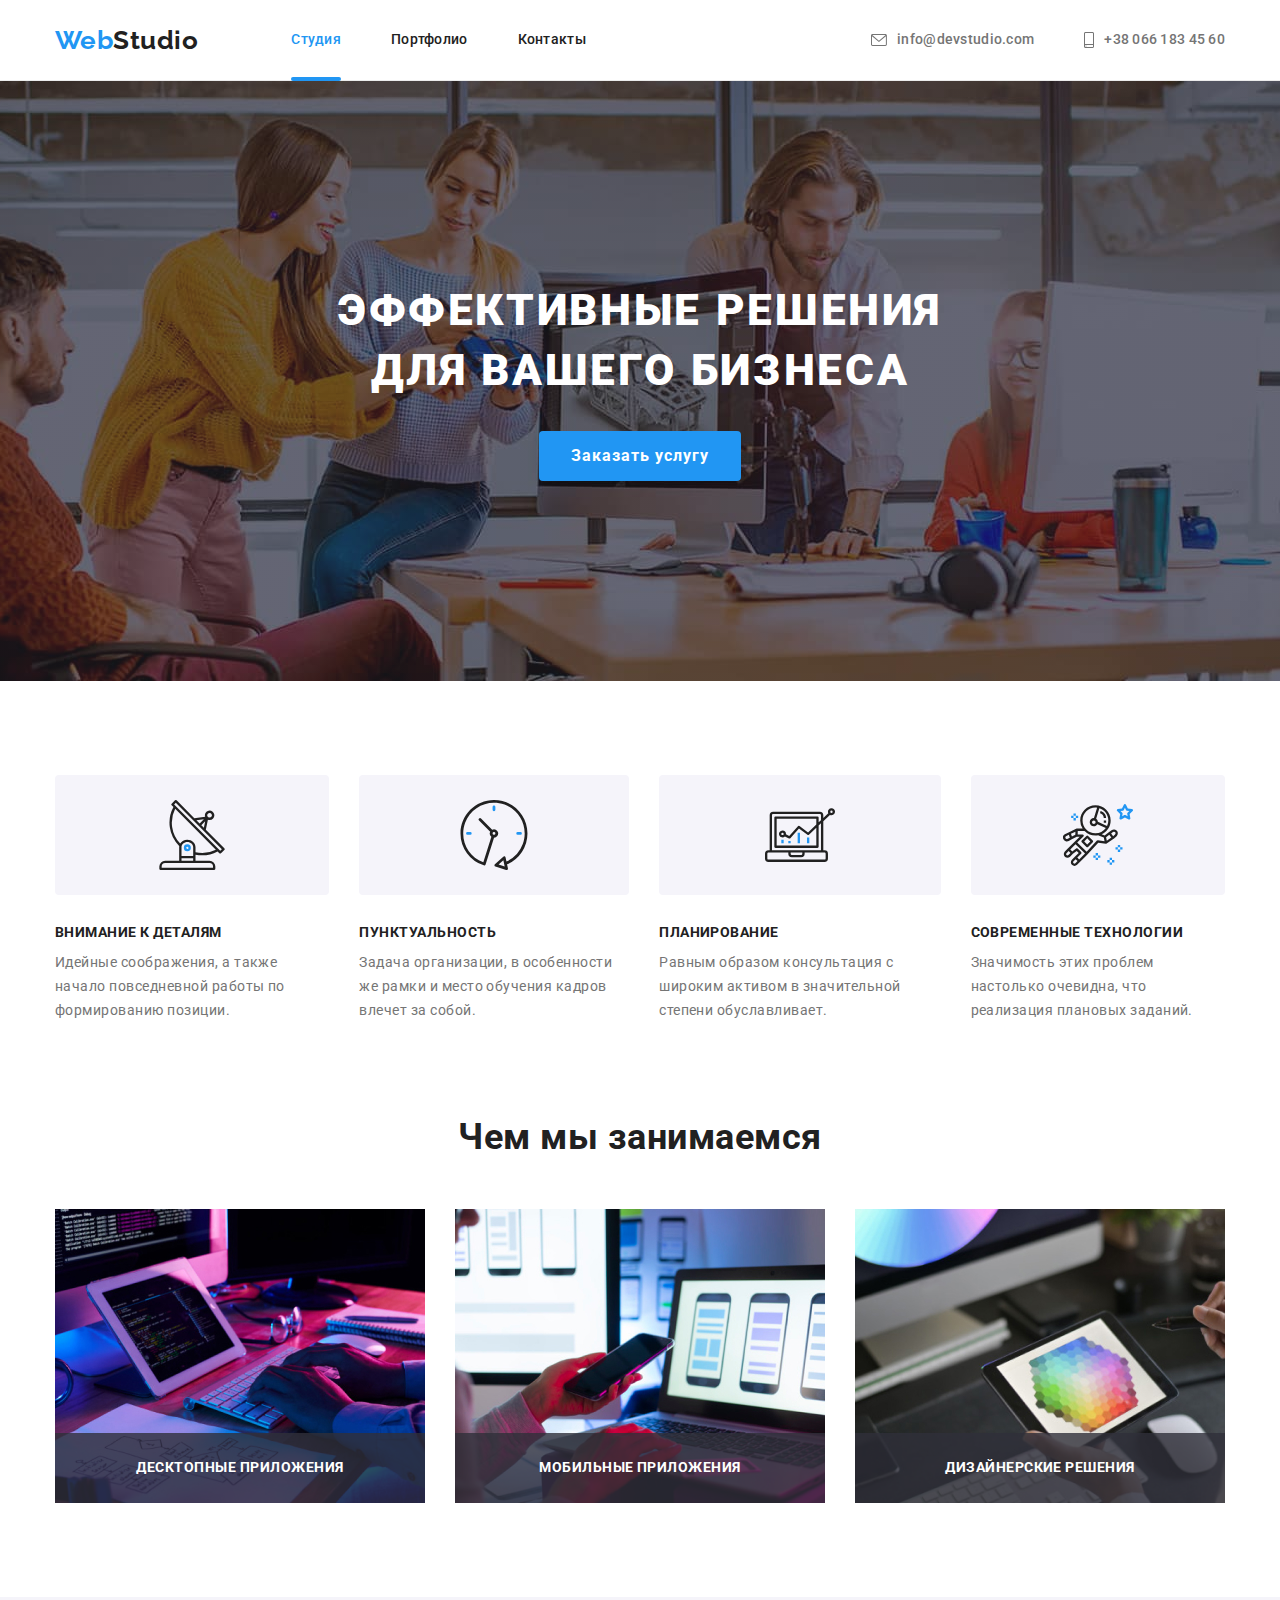
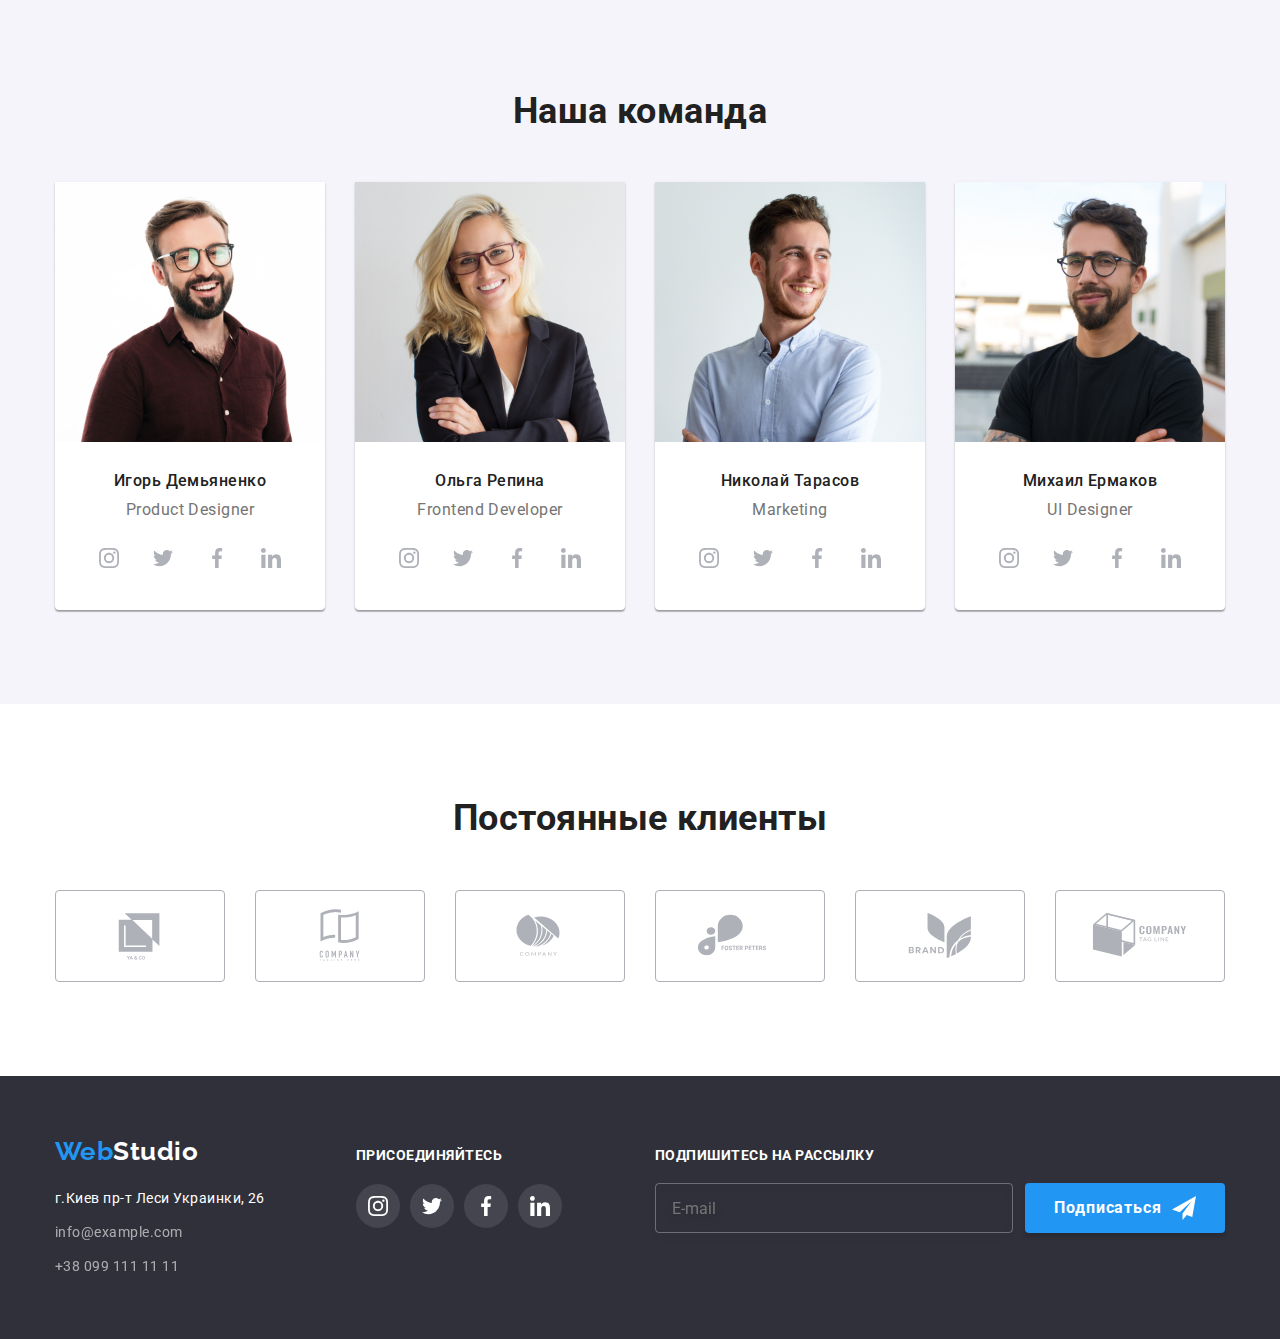
<file: index.html>
<!DOCTYPE html>
<html lang="en">
  <head>
    <meta charset="UTF-8" />
    <meta http-equiv="X-UA-Compatible" content="IE=edge" />
    <meta name="viewport" content="width=device-width, initial-scale=1.0" />
    <title>WebStudio</title>
    <link rel="preconnect" href="https://fonts.googleapis.com" />
    <link rel="preconnect" href="https://fonts.gstatic.com" crossorigin />
    <link
      href="https://fonts.googleapis.com/css2?family=Raleway:wght@700&family=Roboto:wght@400;500;700;900&display=swap"
      rel="stylesheet"
    />
    <link
      rel="stylesheet"
      href="https://cdnjs.cloudflare.com/ajax/libs/modern-normalize/1.1.0/modern-normalize.min.css"
    />
    <link rel="stylesheet" href="./css/main.min.css" />
  </head>
  <body style="padding-top: 81px">
    <!-- Header -->
    <header class="page-header">
      <div class="container main-header">
        <nav class="site-nav">
          <a href="./index.html" class="logo"><span class="logo--web-color">Web</span>Studio</a>
          <ul class="site-nav__list list">
            <li class="site-nav__item">
              <a href="./index.html" class="site-nav__link site-nav__link--active">Студия</a>
            </li>
            <li class="site-nav__item">
              <a href="./portfolio.html" class="site-nav__link">Портфолио</a>
            </li>
            <li class="site-nav__item">
              <a href="" class="site-nav__link">Контакты</a>
            </li>
          </ul>
        </nav>
        <ul class="contact-header__list list">
          <li class="site-nav__item">
            <a href="mailto:info@devstudio.com" class="contact-header__link"
              ><svg class="contact-header__icon" width="16px" height="12px">
                <use href="./images/icons.svg#icon-email"></use></svg
              >info@devstudio.com</a
            >
          </li>
          <li class="site-nav__item">
            <a href="tel:+380661834560" class="contact-header__link"
              ><svg class="contact-header__icon" width="10px" height="16px">
                <use href="./images/icons.svg#icon-phone"></use></svg
              >+38 066 183 45 60</a
            >
          </li>
        </ul>
      </div>
    </header>

    <!-- Main Content -->
    <main>
      <!-- Hero Section -->
      <section class="section-hero">
        <div class="container">
          <h1 class="section-heading section-heading--hero">
            Эффективные решения для вашего бизнеса
          </h1>
          <button class="button--accent" type="button" data-modal-open>Заказать услугу</button>
        </div>
      </section>

      <!-- Features Section -->
      <section class="features">
        <div class="container">
          <h2 class="features--visually-hidden">Наши особенности</h2>
          <ul class="features__list list">
            <li class="features__item">
              <div class="features__icon-container">
                <svg width="70px" height="70px">
                  <use href="./images/icons.svg#icon-antenna"></use>
                </svg>
              </div>
              <h3 class="features__heading">Внимание к деталям</h3>
              <p class="features-text">
                Идейные соображения, а также начало повседневной работы по формированию позиции.
              </p>
            </li>
            <li class="features__item">
              <div class="features__icon-container">
                <svg width="70px" height="70px">
                  <use href="./images/icons.svg#icon-clock"></use>
                </svg>
              </div>
              <h3 class="features__heading">Пунктуальность</h3>
              <p class="features-text">
                Задача организации, в особенности же рамки и место обучения кадров влечет за собой.
              </p>
            </li>
            <li class="features__item">
              <div class="features__icon-container">
                <svg width="70px" height="70px">
                  <use href="./images/icons.svg#icon-diagram"></use>
                </svg>
              </div>
              <h3 class="features__heading">Планирование</h3>
              <p class="features-text">
                Равным образом консультация с широким активом в значительной степени обуславливает.
              </p>
            </li>
            <li class="features__item">
              <div class="features__icon-container">
                <svg width="70px" height="70px">
                  <use href="./images/icons.svg#icon-astronaut"></use>
                </svg>
              </div>
              <h3 class="features__heading">Современные технологии</h3>
              <p class="features-text">
                Значимость этих проблем настолько очевидна, что реализация плановых заданий.
              </p>
            </li>
          </ul>
        </div>
      </section>

      <!-- About-Us Section -->
      <section class="about-us">
        <div class="container">
          <h2 class="section-heading">Чем мы занимаемся</h2>
          <ul class="about-us__list list">
            <li class="about-us__item">
              <div class="about-us__card-container">
                <img src="./images/img_1_planning.jpg" alt="Планирование модели" width="370" />
                <div class="about-us__text-container">
                  <p class="about-us__text">Десктопные приложения</p>
                </div>
              </div>
            </li>
            <li class="about-us__item">
              <div class="about-us__card-container">
                <img
                  src="./images/img_2_app_design.jpg"
                  alt="Тестирование дизайна приложения"
                  width="370"
                />
                <div class="about-us__text-container">
                  <p class="about-us__text">Мобильные приложения</p>
                </div>
              </div>
            </li>
            <li class="about-us__item">
              <div class="about-us__card-container">
                <img src="./images/img_3_modern_technology.jpg" alt="" width="370" />
                <div class="about-us__text-container">
                  <p class="about-us__text">Дизайнерские решения</p>
                </div>
              </div>
            </li>
          </ul>
        </div>
      </section>

      <!-- Our Team Section -->
      <section class="our-team">
        <div class="container">
          <h2 class="section-heading">Наша команда</h2>
          <ul class="our-team__list list">
            <li class="our-team__item">
              <img src="./images/ihor.jpg" alt="Игорь Демьяненко" width="270" />
              <div class="our-team__description-container">
                <h3 class="our-team__name">Игорь Демьяненко</h3>
                <p class="our-team__position-name">Product Designer</p>
                <ul class="our-team__social-list list">
                  <li class="our-team__social-item">
                    <a
                      class="our-team__social-link link"
                      href="http://instagram.com"
                      target="_blank"
                      aria-label="instagram"
                      ><svg width="20px" height="20px">
                        <use href="./images/icons.svg#instagram-icon"></use></svg
                    ></a>
                  </li>
                  <li class="our-team__social-item">
                    <a
                      class="our-team__social-link link"
                      href="http://twitter.com"
                      target="_blank"
                      aria-label="twitter"
                      ><svg width="20px" height="20px">
                        <use href="./images/icons.svg#twitter-icon"></use></svg
                    ></a>
                  </li>
                  <li class="our-team__social-item">
                    <a
                      class="our-team__social-link link"
                      href="http://facebook.com"
                      target="_blank"
                      aria-label="facebook"
                      ><svg width="20px" height="20px">
                        <use href="./images/icons.svg#facebook-icon"></use></svg
                    ></a>
                  </li>
                  <li class="our-team__social-item">
                    <a
                      class="our-team__social-link link"
                      href="http://linkedin.com"
                      target="_blank"
                      aria-label="linkedin"
                      ><svg width="20px" height="20px">
                        <use href="./images/icons.svg#linkedin-icon"></use></svg
                    ></a>
                  </li>
                </ul>
              </div>
            </li>
            <li class="our-team__item">
              <img src="./images/olga.jpg" alt="Ольга Репина" width="270" />
              <div class="our-team__description-container">
                <h3 class="our-team__name">Ольга Репина</h3>
                <p class="our-team__position-name">Frontend Developer</p>
                <ul class="our-team__social-list list">
                  <li class="our-team__social-item">
                    <a
                      class="our-team__social-link link"
                      href="http://instagram.com"
                      target="_blank"
                      aria-label="instagram"
                      ><svg width="20px" height="20px">
                        <use href="./images/icons.svg#instagram-icon"></use></svg
                    ></a>
                  </li>
                  <li class="our-team__social-item">
                    <a
                      class="our-team__social-link link"
                      href="http://twitter.com"
                      target="_blank"
                      aria-label="twitter"
                      ><svg width="20px" height="20px">
                        <use href="./images/icons.svg#twitter-icon"></use></svg
                    ></a>
                  </li>
                  <li class="our-team__social-item">
                    <a
                      class="our-team__social-link link"
                      href="http://facebook.com"
                      target="_blank"
                      aria-label="facebook"
                      ><svg width="20px" height="20px">
                        <use href="./images/icons.svg#facebook-icon"></use></svg
                    ></a>
                  </li>
                  <li class="our-team__social-item">
                    <a
                      class="our-team__social-link link"
                      href="http://linkedin.com"
                      target="_blank"
                      aria-label="linkedin"
                      ><svg width="20px" height="20px">
                        <use href="./images/icons.svg#linkedin-icon"></use></svg
                    ></a>
                  </li>
                </ul>
              </div>
            </li>
            <li class="our-team__item">
              <img src="./images/nikolai.jpg" alt="Николай Тарасов" width="270" />
              <div class="our-team__description-container">
                <h3 class="our-team__name">Николай Тарасов</h3>
                <p class="our-team__position-name">Marketing</p>
                <ul class="our-team__social-list list">
                  <li class="our-team__social-item">
                    <a
                      class="our-team__social-link link"
                      href="http://instagram.com"
                      target="_blank"
                      aria-label="instagram"
                      ><svg width="20px" height="20px">
                        <use href="./images/icons.svg#instagram-icon"></use></svg
                    ></a>
                  </li>
                  <li class="our-team__social-item">
                    <a
                      class="our-team__social-link link"
                      href="http://twitter.com"
                      target="_blank"
                      aria-label="twitter"
                      ><svg width="20px" height="20px">
                        <use href="./images/icons.svg#twitter-icon"></use></svg
                    ></a>
                  </li>
                  <li class="our-team__social-item">
                    <a
                      class="our-team__social-link link"
                      href="http://facebook.com"
                      target="_blank"
                      aria-label="facebook"
                      ><svg width="20px" height="20px">
                        <use href="./images/icons.svg#facebook-icon"></use></svg
                    ></a>
                  </li>
                  <li class="our-team__social-item">
                    <a
                      class="our-team__social-link link"
                      href="http://linkedin.com"
                      target="_blank"
                      aria-label="linkedin"
                      ><svg width="20px" height="20px">
                        <use href="./images/icons.svg#linkedin-icon"></use></svg
                    ></a>
                  </li>
                </ul>
              </div>
            </li>
            <li class="our-team__item">
              <img src="./images/mihail.jpg" alt="Михаил Ермаков" width="270" />
              <div class="our-team__description-container">
                <h3 class="our-team__name">Михаил Ермаков</h3>
                <p class="our-team__position-name">UI Designer</p>
                <ul class="our-team__social-list list">
                  <li class="our-team__social-item">
                    <a
                      class="our-team__social-link link"
                      href="http://instagram.com"
                      target="_blank"
                      aria-label="instagram"
                      ><svg width="20px" height="20px">
                        <use href="./images/icons.svg#instagram-icon"></use></svg
                    ></a>
                  </li>
                  <li class="our-team__social-item">
                    <a
                      class="our-team__social-link link"
                      href="http://twitter.com"
                      target="_blank"
                      aria-label="twitter"
                      ><svg width="20px" height="20px">
                        <use href="./images/icons.svg#twitter-icon"></use></svg
                    ></a>
                  </li>
                  <li class="our-team__social-item">
                    <a
                      class="our-team__social-link link"
                      href="http://facebook.com"
                      target="_blank"
                      aria-label="facebook"
                      ><svg width="20px" height="20px">
                        <use href="./images/icons.svg#facebook-icon"></use></svg
                    ></a>
                  </li>
                  <li class="our-team__social-item">
                    <a
                      class="our-team__social-link link"
                      href="http://linkedin.com"
                      target="_blank"
                      aria-label="linkedin"
                      ><svg width="20px" height="20px">
                        <use href="./images/icons.svg#linkedin-icon"></use></svg
                    ></a>
                  </li>
                </ul>
              </div>
            </li>
          </ul>
        </div>
      </section>

      <!-- Our Clients Section -->
      <section class="our-clients">
        <div class="container">
          <h2 class="section-heading">Постоянные клиенты</h2>
          <ul class="our-clients__list list">
            <li class="our-clients__item">
              <a class="our-clients__link link" href="" aria-label="company-logo">
                <svg width="106" height="60"><use href="./images/icons.svg#icon-logo-1"></use></svg
              ></a>
            </li>
            <li class="our-clients__item">
              <a class="our-clients__link link" href="" aria-label="company-logo">
                <svg width="106" height="60"><use href="./images/icons.svg#icon-logo-2"></use></svg
              ></a>
            </li>
            <li class="our-clients__item">
              <a class="our-clients__link link" href="" aria-label="company-logo">
                <svg width="106" height="60"><use href="./images/icons.svg#icon-logo-3"></use></svg
              ></a>
            </li>
            <li class="our-clients__item">
              <a class="our-clients__link link" href="" aria-label="company-logo">
                <svg width="106" height="60"><use href="./images/icons.svg#icon-logo-4"></use></svg
              ></a>
            </li>
            <li class="our-clients__item">
              <a class="our-clients__link link" href="" aria-label="company-logo">
                <svg width="106" height="60"><use href="./images/icons.svg#icon-logo-5"></use></svg
              ></a>
            </li>
            <li class="our-clients__item">
              <a class="our-clients__link link" href="" aria-label="company-logo">
                <svg width="106" height="60"><use href="./images/icons.svg#icon-logo-6"></use></svg
              ></a>
            </li>
          </ul>
        </div>
      </section>
    </main>

    <!-- Footer Section -->
    <footer class="footer">
      <div class="footer__positioning container">
        <div class="footer__contacts-container">
          <a href="./index.html" class="logo logo__footer"
            ><span class="logo--web-color">Web</span
            ><span class="logo--studio-color">Studio</span></a
          >
          <address>
            <ul class="footer__address-list list">
              <li class="footer__address-item">
                <a
                  class="footer__address-link"
                  href="https://goo.gl/maps/GCz9mcJcmjAWSKVcA"
                  target="_blank"
                  lang="ru"
                  >г.Киев пр-т Леси Украинки, 26</a
                >
              </li>
              <li class="footer__address-item">
                <a
                  class="footer__address-link footer__address-link--opacity"
                  href="mailto:info@example.com"
                  target="_blank"
                  >info@example.com</a
                >
              </li>
              <li class="footer__address-item">
                <a
                  class="footer__address-link footer__address-link--opacity"
                  href="tel:+380991111111"
                  target="_blank"
                  >+38 099 111 11 11</a
                >
              </li>
            </ul>
          </address>
        </div>
        <div>
          <p class="footer__social-heading">присоединяйтесь</p>
          <ul class="footer__social-list list">
            <li class="footer__social-item">
              <a
                class="footer__social-link link"
                href="http://instagram.com"
                target="_blank"
                aria-label="instagram"
                ><svg width="20px" height="20px">
                  <use href="./images/icons.svg#instagram-icon"></use></svg
              ></a>
            </li>
            <li class="footer__social-item">
              <a
                class="footer__social-link link"
                href="http://twitter.com"
                target="_blank"
                aria-label="instagram"
                ><svg width="20px" height="20px">
                  <use href="./images/icons.svg#twitter-icon"></use></svg
              ></a>
            </li>
            <li class="footer__social-item">
              <a
                class="footer__social-link link"
                href="http://facebook.com"
                target="_blank"
                aria-label="instagram"
                ><svg width="20px" height="20px">
                  <use href="./images/icons.svg#facebook-icon"></use></svg
              ></a>
            </li>
            <li class="footer__social-item">
              <a
                class="footer__social-link link"
                href="http://linkedin.com"
                target="_blank"
                aria-label="instagram"
                ><svg width="20px" height="20px">
                  <use href="./images/icons.svg#linkedin-icon"></use></svg
              ></a>
            </li>
          </ul>
        </div>
        <div class="footer__subscribe-container">
          <b class="footer__subscribe-text">Подпишитесь на рассылку</b>
          <form class="footer__subscribe-form" autocomplete="off">
            <label class="footer--visually-hidden" for="email">Email</label>
            <input
              class="footer__email-field"
              type="email"
              id="email"
              name="user_email"
              placeholder="E-mail"
            />
            <button class="footer__subscribe-button" type="submit">
              <span class="footer__button-text"
                >Подписаться
                <svg class="footer__subcribe-icon" width="24px" height="24px">
                  <use href="./images/icons.svg#icon-send"></use>
                </svg>
              </span>
            </button>
          </form>
        </div>
      </div>
    </footer>

    <!-- Backdrop Contact-Form -->
    <div class="backdrop backdrop__is-hidden" data-modal>
      <div class="backdrop__modal">
        <button class="backdrop__modal-btn-close" type="button" data-modal-close>
          <svg width="11" height="11"><use href="./images/icons.svg#icon-modal-close"></use></svg>
        </button>
        <span class="backdrop__text">Оставьте свои данные, мы вам перезвоним</span>

        <form class="contact-form" autocomplete="off">
          <label for="first_name" class="contact-form__text">Имя</label>
          <div class="contact-form__input-container">
            <input
              class="contact-form__input-field"
              type="text"
              name="first_name"
              id="first_name"
              required
            />
            <svg class="contact-form__input-icon" width="15px" height="15px">
              <use href="./images/icons.svg#icon-username"></use>
            </svg>
          </div>
          <label for="phone_number" class="contact-form__text">Телефон</label>
          <div class="contact-form__input-container">
            <input
              class="contact-form__input-field"
              type="tel"
              name="phone_number"
              id="phone_number"
              required
            />
            <svg class="contact-form__input-icon" width="15px" height="15px">
              <use href="./images/icons.svg#icon-phone-2"></use>
            </svg>
          </div>

          <label for="email-field" class="contact-form__text">Почта</label>
          <div class="contact-form__input-container">
            <input
              class="contact-form__input-field"
              type="email"
              name="email"
              id="email-field"
              required
            />
            <svg class="contact-form__input-icon" width="15px" height="15px">
              <use href="./images/icons.svg#icon-email-2"></use>
            </svg>
          </div>

          <label for="comment" class="contact-form__text">Комментарий</label>
          <textarea
            class="contact-form__input-field-comment"
            name="comment"
            id="comment"
            cols="30"
            rows="10"
            placeholder="Введите текст"
            required
          ></textarea>

          <!-- Design of checkbox -->
          <label class="agreement">
            <span class="checkbox-container">
              <input class="checkbox visually-hidden" type="checkbox" name="agreement" required />
              <svg class="checkbox__icon--checked" width="16" height="15">
                <use href="./images/icons.svg#icon-checkbox"></use>
              </svg>
              <span class="checkbox__icon--unchecked"></span>
            </span>
            <!--  -->
            <span class="agreement__label"
              >Соглашаюсь с рассылкой и принимаю
              <a class="agreement__link" href="" target="_blank" rel="noopener noreferrer"
                >Условия договора</a
              >
            </span>
          </label>

          <button class="contact-form__submit-button" type="submit">Отправить</button>
        </form>
      </div>
    </div>

    <!-- JS script -->
    <script>
      const { height: headerHeight } = document
        .querySelector('.header-class')
        .getBoundingClientRect();
      document.body.style.paddingTop = `${headerHeight}px`;
    </script>
    <script src="./js/modal.js"></script>
  </body>
</html>
</file>
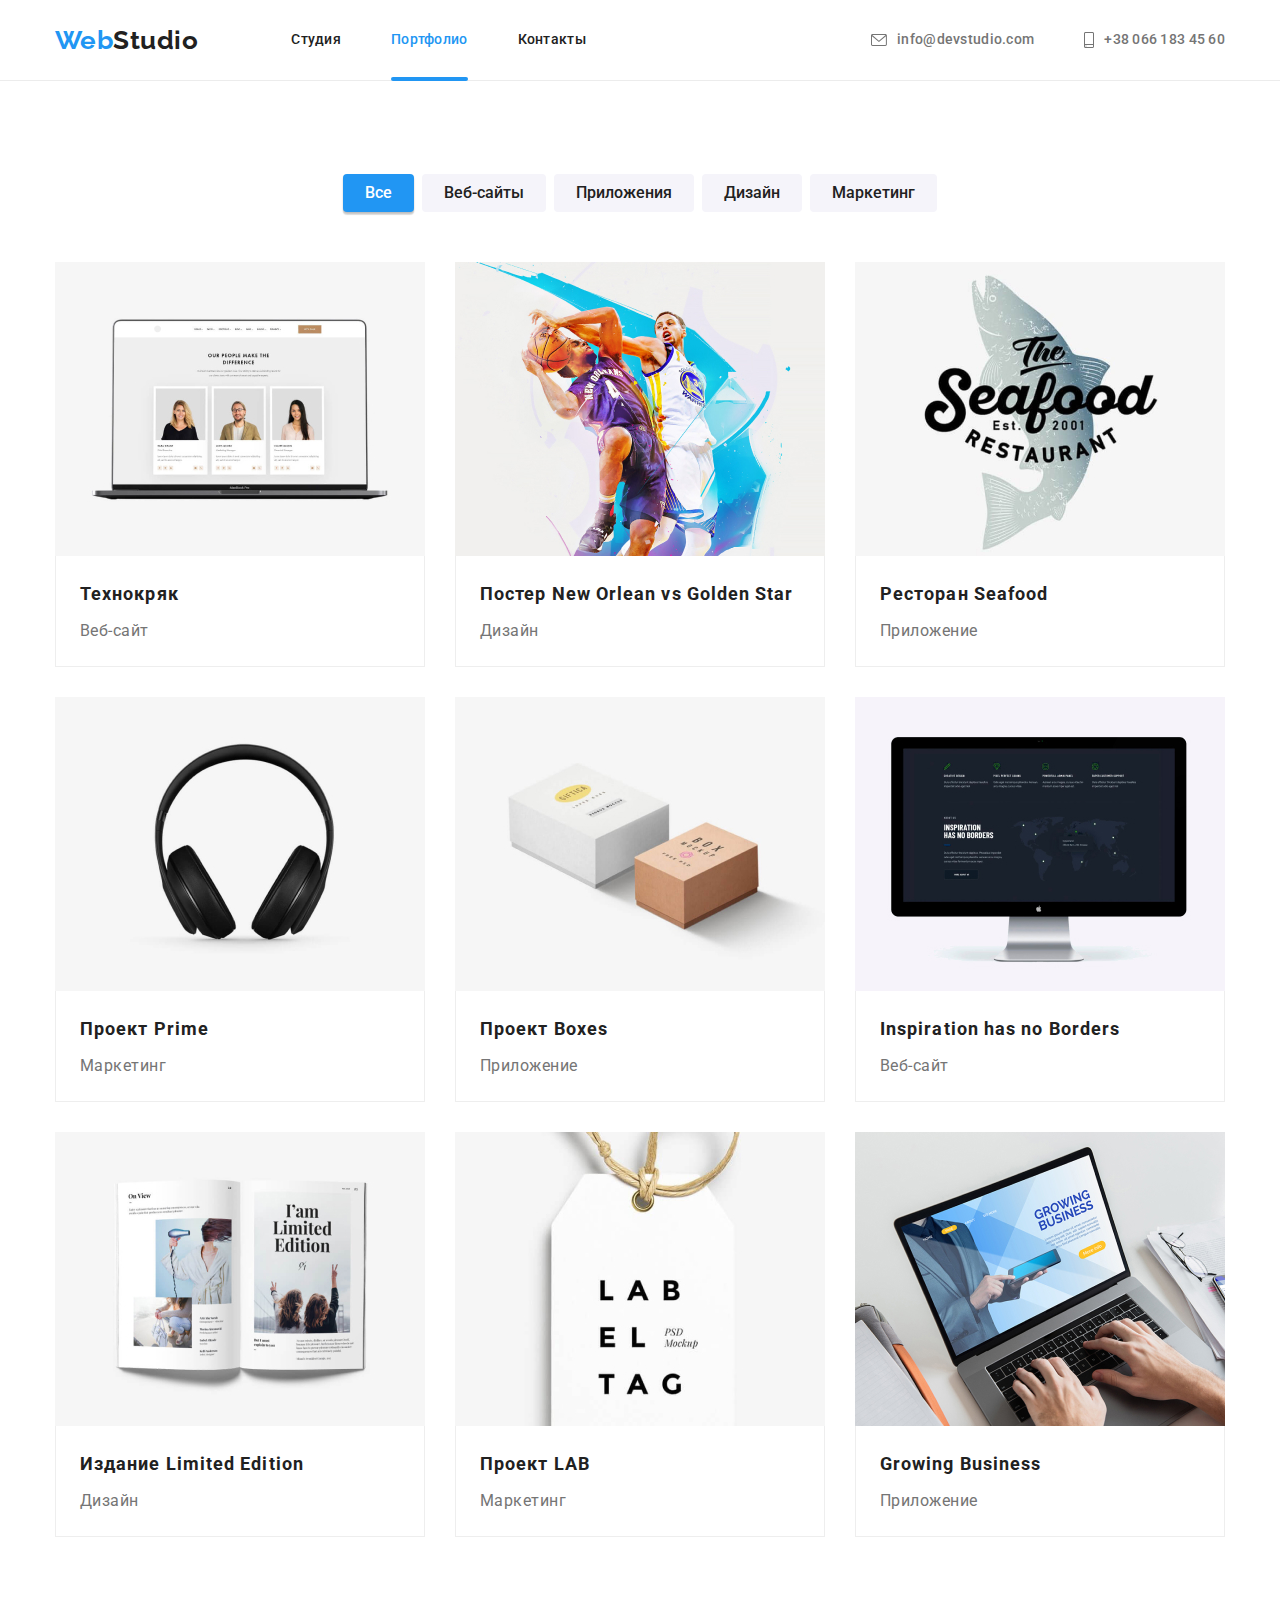
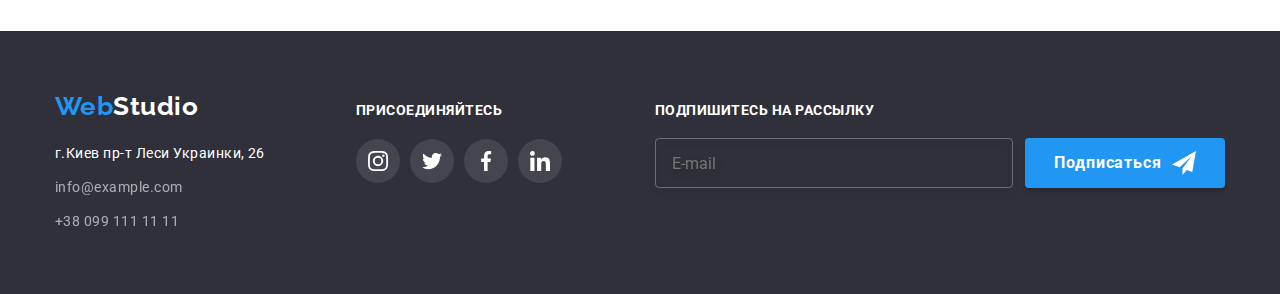
<file: portfolio.html>
<!DOCTYPE html>
<html lang="en">
  <head>
    <meta charset="UTF-8" />
    <meta http-equiv="X-UA-Compatible" content="IE=edge" />
    <meta name="viewport" content="width=device-width, initial-scale=1.0" />
    <title>Portfolio</title>
    <link rel="preconnect" href="https://fonts.googleapis.com" />
    <link rel="preconnect" href="https://fonts.gstatic.com" crossorigin />
    <link
      href="https://fonts.googleapis.com/css2?family=Raleway:wght@700&family=Roboto:wght@400;500;700;900&display=swap"
      rel="stylesheet"
    />
    <link
      rel="stylesheet"
      href="https://cdnjs.cloudflare.com/ajax/libs/modern-normalize/1.1.0/modern-normalize.min.css"
    />
    <link rel="stylesheet" href="./css/main.min.css" />
  </head>
  <body style="padding-top: 80px">
    <!-- Header -->
    <header class="page-header">
      <div class="container main-header">
        <nav class="site-nav">
          <a href="./index.html" class="logo"><span class="logo--web-color">Web</span>Studio</a>
          <ul class="site-nav__list list">
            <li class="site-nav__item">
              <a href="./index.html" class="site-nav__link">Студия</a>
            </li>
            <li class="site-nav__item">
              <a href="./portfolio.html" class="site-nav__link site-nav__link--active">Портфолио</a>
            </li>
            <li class="site-nav__item">
              <a href="" class="site-nav__link">Контакты</a>
            </li>
          </ul>
        </nav>
        <ul class="contact-header__list list">
          <li class="site-nav__item">
            <a href="mailto:info@devstudio.com" class="contact-header__link"
              ><svg class="contact-header__icon" width="16px" height="12px">
                <use href="./images/icons.svg#icon-email"></use></svg
              >info@devstudio.com</a
            >
          </li>
          <li class="site-nav__item">
            <a href="tel:+380661834560" class="contact-header__link"
              ><svg class="contact-header__icon" width="10px" height="16px">
                <use href="./images/icons.svg#icon-phone"></use></svg
              >+38 066 183 45 60</a
            >
          </li>
        </ul>
      </div>
    </header>

    <!-- Portfolio Main Content -->
    <main>
      <section class="portfolio">
        <div class="container">
          <h1 class="portfolio--visually-hidden">Наши работы</h1>
          <!-- button list -->
          <ul class="portfolio__btn-list list">
            <li class="portfolio__btn-item">
              <button type="button" class="portfolio__btn-name portfolio__btn-name--active">
                Все
              </button>
            </li>
            <li class="portfolio__btn-item">
              <button type="button" class="portfolio__btn-name">Веб-сайты</button>
            </li>
            <li class="portfolio__btn-item">
              <button type="button" class="portfolio__btn-name">Приложения</button>
            </li>
            <li class="portfolio__btn-item">
              <button type="button" class="portfolio__btn-name">Дизайн</button>
            </li>
            <li class="portfolio__btn-item">
              <button type="button" class="portfolio__btn-name">Маркетинг</button>
            </li>
          </ul>
          <!-- project list -->
          <ul class="portfolio__project-list list">
            <li class="portfolio__project-item">
              <a href="" class="portfolio__project-link link">
                <div class="portfolio__project-overlay">
                  <img
                    src="./images/website-technokryak.jpg"
                    alt="The picture of the web-site 'TechnoKryak'"
                    width="370"
                  />
                  <p class="portfolio__project-text">
                    Ресурс предлагает комплексные предложения с разным уровнем функционала и
                    сервисов. Все это позволит посетителю получить исчерпывающие сведения о компании
                    или частном лице.
                  </p>
                </div>
                <div class="portfolio__project-description">
                  <h2 class="portfolio__project-name">Технокряк</h2>
                  <p class="portfolio__project-type">Веб-сайт</p>
                </div>
              </a>
            </li>
            <li class="portfolio__project-item">
              <a href="" class="portfolio__project-link link">
                <div class="portfolio__project-overlay">
                  <img
                    src="./images/design-poster.jpg"
                    alt="The picture of the poster 'New Orlean vs Golden Star'"
                    width="370"
                  />
                  <p class="portfolio__project-text">
                    Ресурс предлагает комплексные предложения с разным уровнем функционала и
                    сервисов. Все это позволит посетителю получить исчерпывающие сведения о компании
                    или частном лице.
                  </p>
                </div>

                <div class="portfolio__project-description">
                  <h2 class="portfolio__project-name">Постер New Orlean vs Golden Star</h2>
                  <p class="portfolio__project-type">Дизайн</p>
                </div>
              </a>
            </li>
            <li class="portfolio__project-item">
              <a href="" class="portfolio__project-link link">
                <div class="portfolio__project-overlay">
                  <img
                    src="./images/app-seafood.jpg"
                    alt="The picture of the 'Restaurant Seafood'"
                    width="370"
                  />

                  <p class="portfolio__project-text">
                    Ресурс предлагает комплексные предложения с разным уровнем функционала и
                    сервисов. Все это позволит посетителю получить исчерпывающие сведения о компании
                    или частном лице.
                  </p>
                </div>

                <div class="portfolio__project-description">
                  <h2 class="portfolio__project-name">Ресторан Seafood</h2>
                  <p class="portfolio__project-type">Приложение</p>
                </div>
              </a>
            </li>
            <li class="portfolio__project-item">
              <a href="" class="portfolio__project-link link">
                <div class="portfolio__project-overlay">
                  <img
                    src="./images/marketing-prime.jpg"
                    alt="The picture of the project Prime"
                    width="370"
                  />

                  <p class="portfolio__project-text">
                    Ресурс предлагает комплексные предложения с разным уровнем функционала и
                    сервисов. Все это позволит посетителю получить исчерпывающие сведения о компании
                    или частном лице.
                  </p>
                </div>

                <div class="portfolio__project-description">
                  <h2 class="portfolio__project-name">Проект Prime</h2>
                  <p class="portfolio__project-type">Маркетинг</p>
                </div>
              </a>
            </li>
            <li class="portfolio__project-item">
              <a href="" class="portfolio__project-link link">
                <div class="portfolio__project-overlay">
                  <img
                    src="./images/app-boxes.jpg"
                    alt="The picture of the project Boxes"
                    width="370"
                  />

                  <p class="portfolio__project-text">
                    Ресурс предлагает комплексные предложения с разным уровнем функционала и
                    сервисов. Все это позволит посетителю получить исчерпывающие сведения о компании
                    или частном лице.
                  </p>
                </div>

                <div class="portfolio__project-description">
                  <h2 class="portfolio__project-name">Проект Boxes</h2>
                  <p class="portfolio__project-type">Приложение</p>
                </div>
              </a>
            </li>
            <li class="portfolio__project-item">
              <a href="" class="portfolio__project-link link">
                <div class="portfolio__project-overlay">
                  <img
                    src="./images/website-inspiration-has-no-borders.jpg"
                    alt="The picture of the Inspiration has no Borders"
                    width="370"
                  />

                  <p class="portfolio__project-text">
                    Ресурс предлагает комплексные предложения с разным уровнем функционала и
                    сервисов. Все это позволит посетителю получить исчерпывающие сведения о компании
                    или частном лице.
                  </p>
                </div>

                <div class="portfolio__project-description">
                  <h2 class="portfolio__project-name">Inspiration has no Borders</h2>
                  <p class="portfolio__project-type">Веб-сайт</p>
                </div>
              </a>
            </li>
            <li class="portfolio__project-item">
              <a href="" class="portfolio__project-link link">
                <div class="portfolio__project-overlay">
                  <img
                    src="./images/design-limited-edition.jpg"
                    alt="The picture of the Limited Edition"
                    width="370"
                  />

                  <p class="portfolio__project-text">
                    Ресурс предлагает комплексные предложения с разным уровнем функционала и
                    сервисов. Все это позволит посетителю получить исчерпывающие сведения о компании
                    или частном лице.
                  </p>
                </div>

                <div class="portfolio__project-description">
                  <h2 class="portfolio__project-name">Издание Limited Edition</h2>
                  <p class="portfolio__project-type">Дизайн</p>
                </div>
              </a>
            </li>
            <li class="portfolio__project-item">
              <a href="" class="portfolio__project-link link">
                <div class="portfolio__project-overlay">
                  <img
                    src="./images/marketing-project-lab.jpg"
                    alt="The picture of the Project LAB"
                    width="370"
                  />

                  <p class="portfolio__project-text">
                    Ресурс предлагает комплексные предложения с разным уровнем функционала и
                    сервисов. Все это позволит посетителю получить исчерпывающие сведения о компании
                    или частном лице.
                  </p>
                </div>

                <div class="portfolio__project-description">
                  <h2 class="portfolio__project-name">Проект LAB</h2>
                  <p class="portfolio__project-type">Маркетинг</p>
                </div>
              </a>
            </li>
            <li class="portfolio__project-item">
              <a href="" class="portfolio__project-link link">
                <div class="portfolio__project-overlay">
                  <img
                    src="./images/app-growing-business.jpg"
                    alt="The picture of the Growing Business"
                    width="370"
                  />

                  <p class="portfolio__project-text">
                    Ресурс предлагает комплексные предложения с разным уровнем функционала и
                    сервисов. Все это позволит посетителю получить исчерпывающие сведения о компании
                    или частном лице.
                  </p>
                </div>

                <div class="portfolio__project-description">
                  <h2 class="portfolio__project-name">Growing Business</h2>
                  <p class="portfolio__project-type">Приложение</p>
                </div>
              </a>
            </li>
          </ul>
        </div>
      </section>
    </main>

    <!-- Footer Section -->
    <footer class="footer">
      <div class="footer__positioning container">
        <div class="footer__contacts-container">
          <a href="./index.html" class="logo logo__footer"
            ><span class="logo--web-color">Web</span
            ><span class="logo--studio-color">Studio</span></a
          >
          <address>
            <ul class="footer__address-list list">
              <li class="footer__address-item">
                <a
                  class="footer__address-link"
                  href="https://goo.gl/maps/GCz9mcJcmjAWSKVcA"
                  target="_blank"
                  lang="ru"
                  >г.Киев пр-т Леси Украинки, 26</a
                >
              </li>
              <li class="footer__address-item">
                <a
                  class="footer__address-link footer__address-link--opacity"
                  href="mailto:info@example.com"
                  target="_blank"
                  >info@example.com</a
                >
              </li>
              <li class="footer__address-item">
                <a
                  class="footer__address-link footer__address-link--opacity"
                  href="tel:+380991111111"
                  target="_blank"
                  >+38 099 111 11 11</a
                >
              </li>
            </ul>
          </address>
        </div>
        <div>
          <p class="footer__social-heading">присоединяйтесь</p>
          <ul class="footer__social-list list">
            <li class="footer__social-item">
              <a
                class="footer__social-link link"
                href="http://instagram.com"
                target="_blank"
                aria-label="instagram"
                ><svg width="20px" height="20px">
                  <use href="./images/icons.svg#instagram-icon"></use></svg
              ></a>
            </li>
            <li class="footer__social-item">
              <a
                class="footer__social-link link"
                href="http://twitter.com"
                target="_blank"
                aria-label="instagram"
                ><svg width="20px" height="20px">
                  <use href="./images/icons.svg#twitter-icon"></use></svg
              ></a>
            </li>
            <li class="footer__social-item">
              <a
                class="footer__social-link link"
                href="http://facebook.com"
                target="_blank"
                aria-label="instagram"
                ><svg width="20px" height="20px">
                  <use href="./images/icons.svg#facebook-icon"></use></svg
              ></a>
            </li>
            <li class="footer__social-item">
              <a
                class="footer__social-link link"
                href="http://linkedin.com"
                target="_blank"
                aria-label="instagram"
                ><svg width="20px" height="20px">
                  <use href="./images/icons.svg#linkedin-icon"></use></svg
              ></a>
            </li>
          </ul>
        </div>
        <div class="footer__subscribe-container">
          <b class="footer__subscribe-text">Подпишитесь на рассылку</b>
          <form class="footer__subscribe-form" autocomplete="off">
            <label class="footer--visually-hidden" for="email">Email</label>
            <input
              class="footer__email-field"
              type="email"
              id="email"
              name="user_email"
              placeholder="E-mail"
            />
            <button class="footer__subscribe-button" type="submit">
              <span class="footer__button-text"
                >Подписаться
                <svg class="footer__subcribe-icon" width="24px" height="24px">
                  <use href="./images/icons.svg#icon-send"></use>
                </svg>
              </span>
            </button>
          </form>
        </div>
      </div>
    </footer>
  </body>
</html>
</file>
<file: css/main.min.css>
body{color:#757575;font-family:Roboto,sans-serif;letter-spacing:.03em}h1,h2,h3,p{margin:0}img{display:block;max-width:100%;height:auto}.portfolio__project-list,.portfolio__btn-list,.footer__address-list,.footer__social-list,.our-clients__list,.our-team__social-list,.our-team__list,.about-us__list,.features__list,.contact-header__list,.site-nav__list{padding:0;margin:0;list-style:none}.portfolio__project-link,.our-clients__link,.our-team__social-link{text-decoration:none}.portfolio--visually-hidden,.checkbox,.footer--visually-hidden,.features--visually-hidden{position:absolute;width:1px;height:1px;margin:-1px;border:0;padding:0;white-space:nowrap;-webkit-clip-path:inset(100%);clip-path:inset(100%);clip:rect(0 0 0 0);overflow:hidden}.container{margin-left:auto;margin-right:auto;width:1200px;padding-left:15px;padding-right:15px}.backdrop{z-index:10;position:fixed;top:0;left:0;width:100%;height:100%;background-color:rgba(0,0,0,.2);opacity:1;-webkit-transition:opacity 350ms cubic-bezier(0.4, 0, 0.2, 1);transition:opacity 350ms cubic-bezier(0.4, 0, 0.2, 1)}.backdrop__is-hidden{opacity:0;pointer-events:none}.backdrop__is-hidden .backdrop__modal{-webkit-transform:translate(-50%, -50%) scale(0.8);transform:translate(-50%, -50%) scale(0.8)}.backdrop__modal{position:absolute;top:50%;left:50%;padding:40px;-webkit-transform:translate(-50%, -50%) scale(1);transform:translate(-50%, -50%) scale(1);-webkit-transition:-webkit-transform 250ms cubic-bezier(0.4, 0, 0.2, 1);transition:-webkit-transform 250ms cubic-bezier(0.4, 0, 0.2, 1);transition:transform 250ms cubic-bezier(0.4, 0, 0.2, 1);transition:transform 250ms cubic-bezier(0.4, 0, 0.2, 1), -webkit-transform 250ms cubic-bezier(0.4, 0, 0.2, 1);width:528px;height:581px;background-color:#fff;-webkit-box-shadow:0px 1px 3px rgba(0,0,0,.12),0px 1px 1px rgba(0,0,0,.14),0px 2px 1px rgba(0,0,0,.2);box-shadow:0px 1px 3px rgba(0,0,0,.12),0px 1px 1px rgba(0,0,0,.14),0px 2px 1px rgba(0,0,0,.2);border-radius:4px}.backdrop__modal-btn-close{display:-webkit-box;display:-ms-flexbox;display:flex;-webkit-box-align:center;-ms-flex-align:center;align-items:center;-webkit-box-pack:center;-ms-flex-pack:center;justify-content:center;position:fixed;top:8px;right:8px;height:30px;width:30px;fill:#000;background:#fff;border:1px solid rgba(0,0,0,.1);border-radius:50%;cursor:pointer;-webkit-transition:fill 250ms cubic-bezier(0.4, 0, 0.2, 1);transition:fill 250ms cubic-bezier(0.4, 0, 0.2, 1)}.backdrop__modal-btn-close:hover,.backdrop__modal-btn-close:focus{fill:#2196f3}.backdrop__text{display:block;text-align:center;margin-bottom:12px;font-size:20px;font-weight:700;line-height:1.17;color:#212121}.section-heading{color:#212121;font-weight:700;font-size:36px;line-height:1.16;text-align:center;margin:0;margin-bottom:50px}.page-header{position:fixed;top:0;left:0;z-index:9;width:100%;background-color:#fff;border-bottom:1px solid #ececec}.main-header{display:-webkit-box;display:-ms-flexbox;display:flex;-webkit-box-align:center;-ms-flex-align:center;align-items:center;-webkit-box-pack:justify;-ms-flex-pack:justify;justify-content:space-between}.logo{color:#212121;font-family:Raleway;font-weight:700;font-size:26px;line-height:1.19;text-decoration:none}.logo--web-color{color:#2196f3}.logo__footer{display:block;margin-bottom:20px}.logo--studio-color{color:#fff}.site-nav{display:-webkit-box;display:-ms-flexbox;display:flex;-webkit-box-align:center;-ms-flex-align:center;align-items:center}.site-nav__list{display:-webkit-box;display:-ms-flexbox;display:flex;-webkit-box-align:center;-ms-flex-align:center;align-items:center;margin-left:93px}.site-nav__link,.contact-header__link{color:#212121;font-weight:500;font-size:14px;line-height:1.14;letter-spacing:.02em;text-decoration:none;display:-webkit-box;display:-ms-flexbox;display:flex;padding-top:32px;padding-bottom:32px;-webkit-box-align:center;-ms-flex-align:center;align-items:center;-webkit-transition:color 250ms cubic-bezier(0.4, 0, 0.2, 1);transition:color 250ms cubic-bezier(0.4, 0, 0.2, 1)}.site-nav__link:hover,.contact-header__link:hover,.site-nav__link:focus,.contact-header__link:focus{color:#2196f3}.site-nav__link--active{display:block;position:relative;color:#2196f3}.site-nav__link--active::after{content:"";display:block;position:absolute;bottom:-1px;width:100%;height:4px;background-color:#2196f3;border-radius:2px}.contact-header__link{color:#757575}.site-nav__item+.site-nav__item{margin-left:50px}.contact-header__list{display:-webkit-box;display:-ms-flexbox;display:flex;-webkit-box-align:center;-ms-flex-align:center;align-items:center}.contact-header__icon{margin-right:10px;fill:currentColor}.section-hero{text-align:center;background-color:#2f303a;padding-top:200px;padding-bottom:200px;max-width:1600px;margin-left:auto;margin-right:auto;height:600px;background-image:-webkit-gradient(linear, left top, right top, from(rgba(47, 48, 58, 0.4)), to(rgba(47, 48, 58, 0.4))),url(../images/background-hero.jpg);background-image:linear-gradient(to right, rgba(47, 48, 58, 0.4), rgba(47, 48, 58, 0.4)),url(../images/background-hero.jpg);background-repeat:no-repeat;background-position:center;background-size:cover}.section-heading--hero{color:#fff;font-weight:900;font-size:44px;line-height:1.36;letter-spacing:.06em;text-transform:uppercase;width:696px;margin-left:auto;margin-right:auto;margin-bottom:30px}.button--accent{background-color:#2196f3;color:#fff;cursor:pointer;font-weight:700;font-size:16px;line-height:1.9;-webkit-box-align:center;-ms-flex-align:center;align-items:center;text-align:center;letter-spacing:.06em;border-radius:4px;border:rgba(0,0,0,0);-webkit-box-shadow:0px 4px 4px rgba(0,0,0,.15);box-shadow:0px 4px 4px rgba(0,0,0,.15);padding-top:10px;padding-right:32px;padding-bottom:10px;padding-left:32px;-webkit-transition:background-color 250ms cubic-bezier(0.4, 0, 0.2, 1);transition:background-color 250ms cubic-bezier(0.4, 0, 0.2, 1)}.button--accent:hover{background-color:#188ce8}.features{padding-top:94px;padding-bottom:94px}.features__list{display:-webkit-box;display:-ms-flexbox;display:flex;-webkit-box-align:center;-ms-flex-align:center;align-items:center}.features__item+.features__item{margin-left:30px}.features__icon-container{display:-webkit-box;display:-ms-flexbox;display:flex;-webkit-box-pack:center;-ms-flex-pack:center;justify-content:center;-webkit-box-align:center;-ms-flex-align:center;align-items:center;height:120px;margin-bottom:30px;border-radius:4px;background-color:#f5f4fa}.features__heading{color:#212121;font-weight:700;font-size:14px;line-height:1.14;text-transform:uppercase;margin:0;margin-bottom:10px}.features-text{font-size:14px;line-height:1.71;margin:0}.about-us{padding-top:0px;padding-bottom:94px}.about-us__list{display:-webkit-box;display:-ms-flexbox;display:flex;-webkit-box-pack:center;-ms-flex-pack:center;justify-content:center;-webkit-box-align:center;-ms-flex-align:center;align-items:center}.about-us__item+.about-us__item{margin-left:30px}.about-us__card-container{position:relative}.about-us__text-container{position:absolute;bottom:0%;left:0%;width:100%;background-color:rgba(47,48,58,.8)}.about-us__text{display:-webkit-box;display:-ms-flexbox;display:flex;-webkit-box-pack:center;-ms-flex-pack:center;justify-content:center;-webkit-box-align:center;-ms-flex-align:center;align-items:center;height:70px;font-weight:700;font-size:14px;text-transform:uppercase;text-align:center;line-height:1.14;color:#fff}.our-team{padding-top:94px;padding-bottom:94px;background-color:#f5f4fa}.our-team__list{display:-webkit-box;display:-ms-flexbox;display:flex;-webkit-box-align:center;-ms-flex-align:center;align-items:center;-webkit-box-pack:center;-ms-flex-pack:center;justify-content:center}.our-team__description-container{padding-top:30px;padding-bottom:30px;padding-right:32px;padding-left:32px}.our-team__item{background-color:#fff;-webkit-box-shadow:0px 1px 3px rgba(0,0,0,.12),0px 1px 1px rgba(0,0,0,.14),0px 2px 1px rgba(0,0,0,.2);box-shadow:0px 1px 3px rgba(0,0,0,.12),0px 1px 1px rgba(0,0,0,.14),0px 2px 1px rgba(0,0,0,.2);border-radius:0px 0px 4px 4px}.our-team__item+.our-team__item{margin-left:30px}.our-team__name{font-weight:500;font-size:16px;line-height:1.18;text-align:center;color:#212121;margin-bottom:10px}.our-team__position-name{font-size:16px;line-height:1.18;text-align:center}.our-team__social-list{display:-webkit-box;display:-ms-flexbox;display:flex;-webkit-box-pack:center;-ms-flex-pack:center;justify-content:center;-ms-flex-line-pack:center;align-content:center;margin-top:16px}.our-team__social-link{display:-webkit-box;display:-ms-flexbox;display:flex;-webkit-box-pack:center;-ms-flex-pack:center;justify-content:center;-webkit-box-align:center;-ms-flex-align:center;align-items:center;width:44px;height:44px;fill:#afb1b8;border-radius:50%;-webkit-transition:fill 250ms cubic-bezier(0.4, 0, 0.2, 1),background-color 250ms cubic-bezier(0.4, 0, 0.2, 1);transition:fill 250ms cubic-bezier(0.4, 0, 0.2, 1),background-color 250ms cubic-bezier(0.4, 0, 0.2, 1)}.our-team__social-link:hover,.our-team__social-link:focus{fill:#fff;background-color:#2196f3}.our-team__social-item:not(:last-child){margin-right:10px}.our-clients{padding-top:94px;padding-bottom:94px}.our-clients__list{display:-webkit-box;display:-ms-flexbox;display:flex;-webkit-box-pack:center;-ms-flex-pack:center;justify-content:center;-webkit-box-align:center;-ms-flex-align:center;align-items:center}.our-clients__item+.our-clients__item{margin-left:30px}.our-clients__link{display:-webkit-box;display:-ms-flexbox;display:flex;-webkit-box-pack:center;-ms-flex-pack:center;justify-content:center;-webkit-box-align:center;-ms-flex-align:center;align-items:center;width:170px;height:92px;fill:#afb1b8;border:1px solid #afb1b8;border-radius:4px;-webkit-transition:fill 250ms cubic-bezier(0.4, 0, 0.2, 1),border 250ms cubic-bezier(0.4, 0, 0.2, 1);transition:fill 250ms cubic-bezier(0.4, 0, 0.2, 1),border 250ms cubic-bezier(0.4, 0, 0.2, 1)}.our-clients__link:focus,.our-clients__link:hover{fill:#2196f3;border:1px solid #2196f3}.footer{background-color:#2f303a;padding-top:60px;padding-bottom:60px}.footer__positioning{display:-webkit-box;display:-ms-flexbox;display:flex;-webkit-box-align:baseline;-ms-flex-align:baseline;align-items:baseline}.footer__contacts-container{-webkit-box-flex:1;-ms-flex-positive:1;flex-grow:1;margin-right:70px}.footer__address-item+.footer__address-item{display:block;margin-top:10px}.footer__address-link{color:#fff;font-style:normal;text-decoration:none;font-size:14px;line-height:1.71;-webkit-transition:color 250ms cubic-bezier(0.4, 0, 0.2, 1);transition:color 250ms cubic-bezier(0.4, 0, 0.2, 1)}.footer__address-link:hover,.footer__address-link:focus{color:#2196f3}.footer__address-link--opacity{opacity:.6}.footer__social-heading{color:#fff;font-weight:700;font-size:14px;line-height:1.14;text-transform:uppercase;margin-bottom:20px}.footer__social-list{display:-webkit-box;display:-ms-flexbox;display:flex;-webkit-box-pack:center;-ms-flex-pack:center;justify-content:center;-ms-flex-line-pack:center;align-content:center}.footer__social-link{display:-webkit-box;display:-ms-flexbox;display:flex;-webkit-box-pack:center;-ms-flex-pack:center;justify-content:center;-webkit-box-align:center;-ms-flex-align:center;align-items:center;width:44px;height:44px;fill:#fff;background-color:rgba(255,255,255,.1019607843);border-radius:50%;-webkit-transition:background-color 250ms cubic-bezier(0.4, 0, 0.2, 1);transition:background-color 250ms cubic-bezier(0.4, 0, 0.2, 1)}.footer__social-link:focus,.footer__social-link:hover{background-color:#2196f3}.footer__social-item:not(:last-child){margin-right:10px}.footer__subscribe-container{margin-left:93px}.footer__subscribe-form{display:-webkit-box;display:-ms-flexbox;display:flex}.footer__email-field{background-color:rgba(0,0,0,0);padding:15px 16px;width:358px;height:50px;border-radius:4px;border:1px solid rgba(255,255,255,.3);-webkit-filter:drop-shadow(0px 4px 4px rgba(0, 0, 0, 0.15));filter:drop-shadow(0px 4px 4px rgba(0, 0, 0, 0.15))}.footer__subscribe-text{display:block;color:#fff;font-weight:700;font-size:14px;line-height:1.17;text-transform:uppercase;margin-bottom:20px}.footer__subscribe-button{background-color:#2196f3;width:200px;height:50px;-webkit-box-shadow:0px 4px 4px rgba(0,0,0,.15);box-shadow:0px 4px 4px rgba(0,0,0,.15);border-radius:4px;border-color:rgba(0,0,0,0);-webkit-transition:background-color 250ms cubic-bezier(0.4, 0, 0.2, 1),-webkit-box-shadow 250ms cubic-bezier(0.4, 0, 0.2, 1);transition:background-color 250ms cubic-bezier(0.4, 0, 0.2, 1),-webkit-box-shadow 250ms cubic-bezier(0.4, 0, 0.2, 1);transition:box-shadow 250ms cubic-bezier(0.4, 0, 0.2, 1),background-color 250ms cubic-bezier(0.4, 0, 0.2, 1);transition:box-shadow 250ms cubic-bezier(0.4, 0, 0.2, 1),background-color 250ms cubic-bezier(0.4, 0, 0.2, 1),-webkit-box-shadow 250ms cubic-bezier(0.4, 0, 0.2, 1);cursor:pointer;margin-left:12px}.footer__subscribe-button:hover,.footer__subscribe-button:focus{background-color:#188ce8}.footer__button-text{display:-webkit-box;display:-ms-flexbox;display:flex;-webkit-box-pack:center;-ms-flex-pack:center;justify-content:center;-webkit-box-align:center;-ms-flex-align:center;align-items:center;color:#fff;font-weight:700;font-size:16px;letter-spacing:.06em}.footer__subcribe-icon{fill:currentColor;margin-left:10px;line-height:1.9}.contact-form{text-align:center}.contact-form__text{display:block;text-align:left;margin-bottom:4px;color:#757575;font-size:12px;line-height:1.16;letter-spacing:.01em}.contact-form__input-container{position:relative;margin-bottom:10px}.contact-form__input-container:focus-within .contact-form__input-icon{fill:#2196f3}.contact-form__input-field{width:100%;height:40px;padding:12px 42px;position:relative;border:1px solid rgba(33,33,33,.2);border-radius:4px;-webkit-transition:border-color 250ms cubic-bezier(0.4, 0, 0.2, 1);transition:border-color 250ms cubic-bezier(0.4, 0, 0.2, 1)}.contact-form__input-field:focus-within,.contact-form__input-field:hover,.contact-form__input-field:focus{outline:0;border-color:#2196f3}.contact-form__input-field-comment{width:100%;height:120px;padding:12px 16px;resize:none;border:1px solid rgba(33,33,33,.2);border-radius:4px;-webkit-transition:border-color 250ms cubic-bezier(0.4, 0, 0.2, 1);transition:border-color 250ms cubic-bezier(0.4, 0, 0.2, 1);margin-bottom:20px}.contact-form__input-field-comment:focus-within,.contact-form__input-field-comment:hover,.contact-form__input-field-comment:focus{outline:0;border-color:#2196f3}.contact-form__input-icon{position:absolute;left:13px;top:50%;-webkit-transform:translateY(-50%);transform:translateY(-50%);fill:#212121;-webkit-transition:fill 250ms cubic-bezier(0.4, 0, 0.2, 1);transition:fill 250ms cubic-bezier(0.4, 0, 0.2, 1)}.agreement{display:-webkit-box;display:-ms-flexbox;display:flex;-webkit-box-pack:center;-ms-flex-pack:center;justify-content:center;-webkit-box-align:center;-ms-flex-align:center;align-items:center;margin-bottom:30px;cursor:pointer}.checkbox-container{position:relative;display:block;width:16px;height:15px;cursor:pointer}.checkbox:checked+.checkbox__icon--checked{-webkit-transform:scale(1);transform:scale(1);opacity:1}.checkbox:checked~.checkbox__icon--unchecked{border-color:#2196f3}.checkbox:hover~.checkbox__icon--unchecked{border-color:#2196f3}.checkbox:focus~.checkbox__icon--unchecked{border-color:#2196f3}.checkbox__icon--checked{position:absolute;top:0;left:0;width:16px;height:15px;fill:currentColor;-webkit-transform:scale(0.2);transform:scale(0.2);opacity:0;-webkit-transition:opacity 250ms cubic-bezier(0.4, 0, 0.2, 1),-webkit-transform 250ms cubic-bezier(0.4, 0, 0.2, 1);transition:opacity 250ms cubic-bezier(0.4, 0, 0.2, 1),-webkit-transform 250ms cubic-bezier(0.4, 0, 0.2, 1);transition:transform 250ms cubic-bezier(0.4, 0, 0.2, 1),opacity 250ms cubic-bezier(0.4, 0, 0.2, 1);transition:transform 250ms cubic-bezier(0.4, 0, 0.2, 1),opacity 250ms cubic-bezier(0.4, 0, 0.2, 1),-webkit-transform 250ms cubic-bezier(0.4, 0, 0.2, 1)}.checkbox__icon--unchecked{position:absolute;top:0;left:0;display:block;width:16px;height:15px;border:2px solid #212121;border-radius:2px;-webkit-transition:border-color 250ms cubic-bezier(0.4, 0, 0.2, 1);transition:border-color 250ms cubic-bezier(0.4, 0, 0.2, 1)}.agreement__label{line-height:1.71;font-size:14px;color:#757575;margin-left:7px}.agreement__link{color:#2196f3;-webkit-text-decoration-line:underline;text-decoration-line:underline}.contact-form__submit-button{padding-left:56px;padding-right:56px;padding-top:10px;padding-bottom:10px;color:#fff;background-color:#2196f3;font-size:16px;font-weight:700;line-height:1.87;-webkit-box-shadow:0px 4px 4px rgba(0,0,0,.15);box-shadow:0px 4px 4px rgba(0,0,0,.15);border-radius:4px;border-color:rgba(0,0,0,0);cursor:pointer;-webkit-transition:background-color 250ms cubic-bezier(0.4, 0, 0.2, 1),-webkit-box-shadow 250ms cubic-bezier(0.4, 0, 0.2, 1);transition:background-color 250ms cubic-bezier(0.4, 0, 0.2, 1),-webkit-box-shadow 250ms cubic-bezier(0.4, 0, 0.2, 1);transition:box-shadow 250ms cubic-bezier(0.4, 0, 0.2, 1),background-color 250ms cubic-bezier(0.4, 0, 0.2, 1);transition:box-shadow 250ms cubic-bezier(0.4, 0, 0.2, 1),background-color 250ms cubic-bezier(0.4, 0, 0.2, 1),-webkit-box-shadow 250ms cubic-bezier(0.4, 0, 0.2, 1)}.contact-form__submit-button:hover,.contact-form__submit-button:focus{background-color:#188ce8}.portfolio{padding-top:94px;padding-bottom:94px}.portfolio__btn-list{display:-webkit-box;display:-ms-flexbox;display:flex;margin-bottom:50px;-webkit-box-pack:center;-ms-flex-pack:center;justify-content:center}.portfolio__btn-list .portfolio__btn-name{padding-top:6px;padding-right:22px;padding-bottom:6px;padding-left:22px}.portfolio__btn-item+.portfolio__btn-item{margin-left:8px}.portfolio__btn-name{background-color:#f5f4fa;color:#212121;border-radius:4px;border:rgba(0,0,0,0);font-weight:500;font-size:16px;line-height:1.6;text-align:center;cursor:pointer;-webkit-transition:background-color 250ms cubic-bezier(0.4, 0, 0.2, 1),color 250ms cubic-bezier(0.4, 0, 0.2, 1),-webkit-box-shadow 250ms cubic-bezier(0.4, 0, 0.2, 1);transition:background-color 250ms cubic-bezier(0.4, 0, 0.2, 1),color 250ms cubic-bezier(0.4, 0, 0.2, 1),-webkit-box-shadow 250ms cubic-bezier(0.4, 0, 0.2, 1);transition:background-color 250ms cubic-bezier(0.4, 0, 0.2, 1),color 250ms cubic-bezier(0.4, 0, 0.2, 1),box-shadow 250ms cubic-bezier(0.4, 0, 0.2, 1);transition:background-color 250ms cubic-bezier(0.4, 0, 0.2, 1),color 250ms cubic-bezier(0.4, 0, 0.2, 1),box-shadow 250ms cubic-bezier(0.4, 0, 0.2, 1),-webkit-box-shadow 250ms cubic-bezier(0.4, 0, 0.2, 1)}.portfolio__btn-name:hover,.portfolio__btn-name:focus,.portfolio__btn-name--active{color:#fff;background-color:#2196f3;-webkit-box-shadow:0px 3px 1px rgba(0,0,0,.1),0px 1px 2px rgba(0,0,0,.08),0px 2px 2px rgba(0,0,0,.12);box-shadow:0px 3px 1px rgba(0,0,0,.1),0px 1px 2px rgba(0,0,0,.08),0px 2px 2px rgba(0,0,0,.12)}.portfolio__project-list{display:-webkit-box;display:-ms-flexbox;display:flex;-ms-flex-wrap:wrap;flex-wrap:wrap}.portfolio__project-item:nth-child(3n+2){margin-left:30px;margin-right:30px}.portfolio__project-item:nth-child(n+4){margin-top:30px}.portfolio__project-link{display:block;-webkit-transition:-webkit-box-shadow 250ms cubic-bezier(0.4, 0, 0.2, 1);transition:-webkit-box-shadow 250ms cubic-bezier(0.4, 0, 0.2, 1);transition:box-shadow 250ms cubic-bezier(0.4, 0, 0.2, 1);transition:box-shadow 250ms cubic-bezier(0.4, 0, 0.2, 1), -webkit-box-shadow 250ms cubic-bezier(0.4, 0, 0.2, 1)}.portfolio__project-link:hover,.portfolio__project-link:focus{-webkit-box-shadow:0px 1px 1px rgba(0,0,0,.12),0px 4px 4px rgba(0,0,0,.06),1px 4px 6px rgba(0,0,0,.16);box-shadow:0px 1px 1px rgba(0,0,0,.12),0px 4px 4px rgba(0,0,0,.06),1px 4px 6px rgba(0,0,0,.16);-webkit-transform:translateY(0%);transform:translateY(0%)}.portfolio__project-overlay{position:relative;overflow:hidden}.portfolio__project-text{position:absolute;bottom:0;left:0;width:100%;height:100%;padding-left:24px;padding-right:24px;padding-top:63px;padding-bottom:63px;text-align:left;font-weight:400;font-size:18px;line-height:1.55;background-color:rgba(33,150,243,.9019607843);color:#fff;-webkit-transform:translateY(100%);transform:translateY(100%);-webkit-transition:-webkit-transform 250ms cubic-bezier(0.4, 0, 0.2, 1);transition:-webkit-transform 250ms cubic-bezier(0.4, 0, 0.2, 1);transition:transform 250ms cubic-bezier(0.4, 0, 0.2, 1);transition:transform 250ms cubic-bezier(0.4, 0, 0.2, 1), -webkit-transform 250ms cubic-bezier(0.4, 0, 0.2, 1)}.portfolio__project-link:hover .portfolio__project-text{-webkit-transform:translateY(0);transform:translateY(0)}.portfolio__project-link:focus .portfolio__project-text{-webkit-transform:translateY(0);transform:translateY(0)}.portfolio__project-description{padding-top:20px;padding-right:24px;padding-bottom:20px;padding-left:24px;border-bottom:1px solid #eee;border-left:1px solid #eee;border-right:1px solid #eee}.portfolio__project-name{color:#212121;font-weight:700;font-size:18px;line-height:2;letter-spacing:.06em;margin-bottom:4px}.portfolio__project-type{color:#757575;font-size:16px;line-height:1.88}/*# sourceMappingURL=main.min.css.map */
</file>
